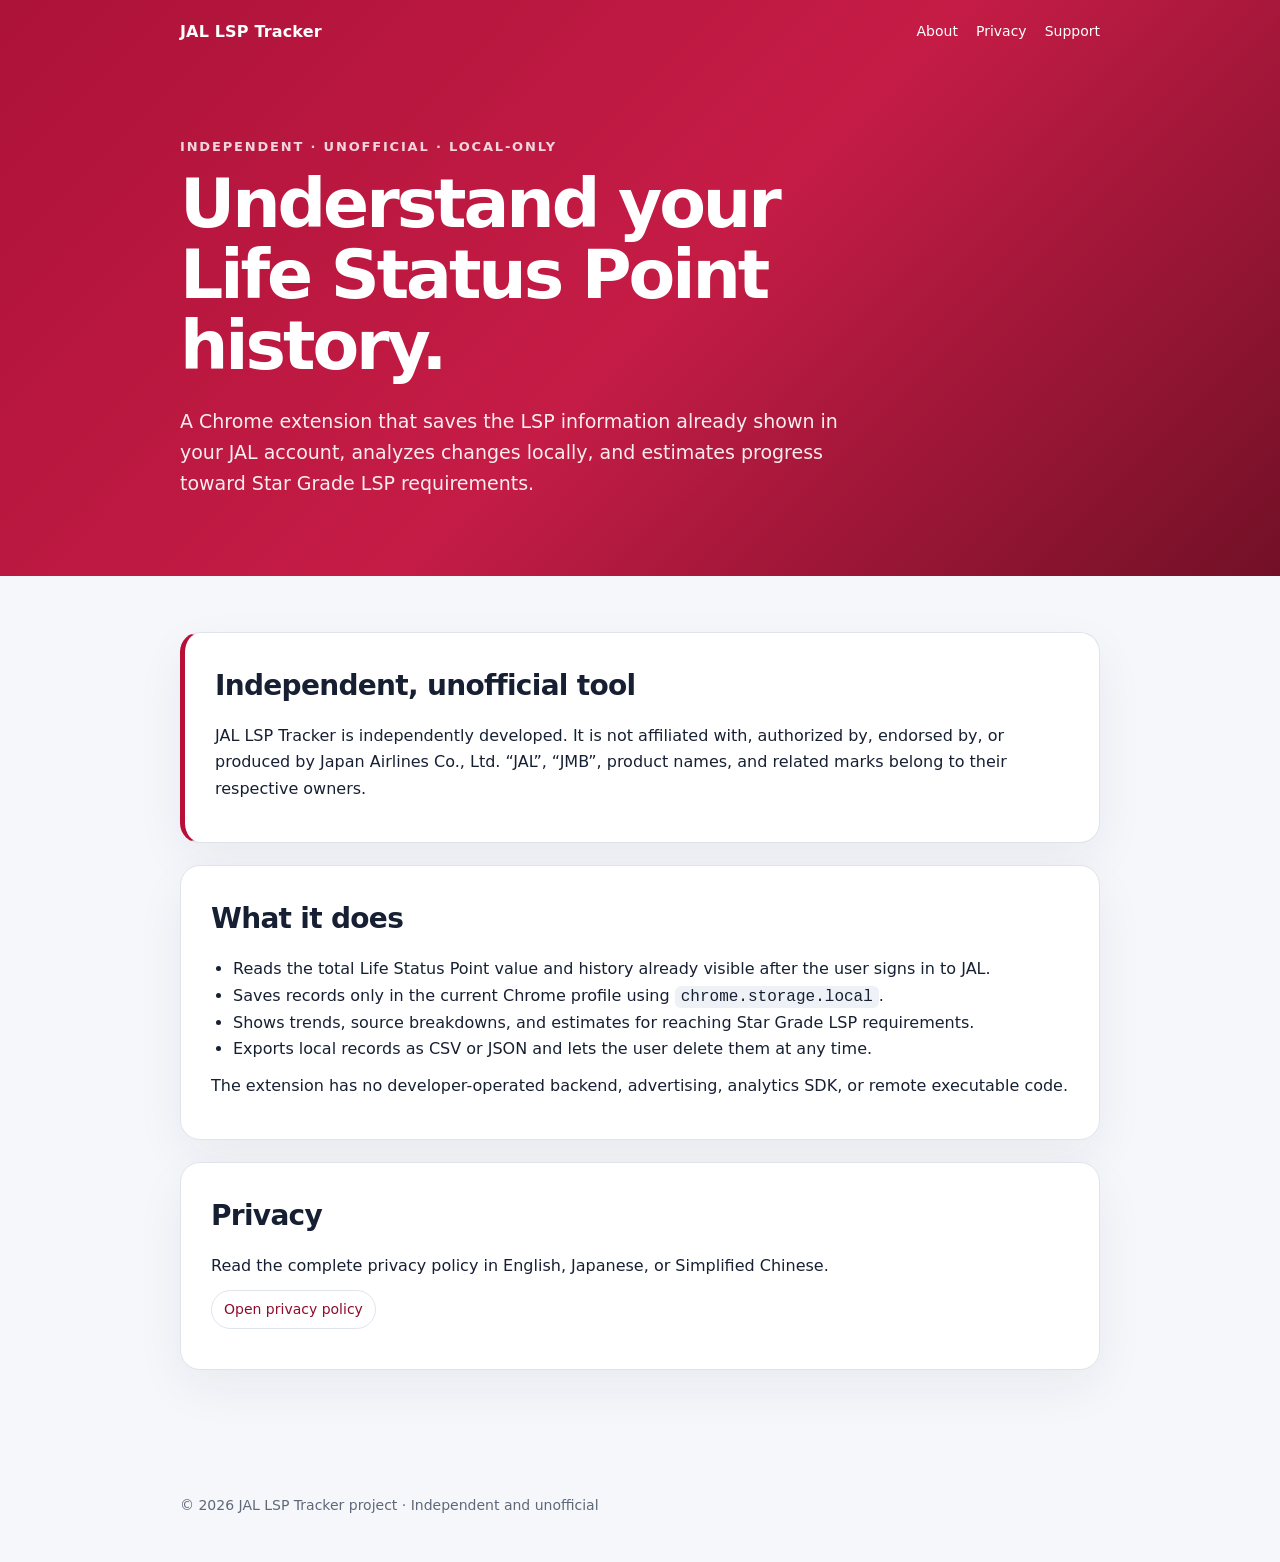
<file: index.html>
<!doctype html>
<html lang="en">
<head>
  <meta charset="utf-8">
  <meta name="viewport" content="width=device-width, initial-scale=1">
  <meta name="description" content="Public project information for JAL LSP Tracker, an independent and unofficial Chrome extension.">
  <title>JAL LSP Tracker — Unofficial project information</title>
  <link rel="stylesheet" href="site.css">
</head>
<body>
  <header>
    <div class="shell">
      <nav>
        <a class="brand" href="index.html">JAL LSP Tracker</a>
        <div class="nav-links">
          <a href="#about">About</a>
          <a href="privacy.html">Privacy</a>
          <a href="https://github.com/IndeedSi/lsp-tracker-for-jal/issues">Support</a>
        </div>
      </nav>
      <section class="hero">
        <p class="eyebrow">Independent · Unofficial · Local-only</p>
        <h1>Understand your Life Status Point history.</h1>
        <p class="lede">A Chrome extension that saves the LSP information already shown in your JAL account, analyzes changes locally, and estimates progress toward Star Grade LSP requirements.</p>
      </section>
    </div>
  </header>

  <main class="shell">
    <section class="card notice" id="about">
      <h2>Independent, unofficial tool</h2>
      <p>JAL LSP Tracker is independently developed. It is not affiliated with, authorized by, endorsed by, or produced by Japan Airlines Co., Ltd. “JAL”, “JMB”, product names, and related marks belong to their respective owners.</p>
    </section>

    <section class="card">
      <h2>What it does</h2>
      <ul>
        <li>Reads the total Life Status Point value and history already visible after the user signs in to JAL.</li>
        <li>Saves records only in the current Chrome profile using <code>chrome.storage.local</code>.</li>
        <li>Shows trends, source breakdowns, and estimates for reaching Star Grade LSP requirements.</li>
        <li>Exports local records as CSV or JSON and lets the user delete them at any time.</li>
      </ul>
      <p>The extension has no developer-operated backend, advertising, analytics SDK, or remote executable code.</p>
    </section>

    <section class="card">
      <h2>Privacy</h2>
      <p>Read the complete privacy policy in English, Japanese, or Simplified Chinese.</p>
      <p><a class="pill" href="privacy.html">Open privacy policy</a></p>
    </section>
  </main>

  <footer class="shell">© 2026 JAL LSP Tracker project · Independent and unofficial</footer>
</body>
</html>
</file>
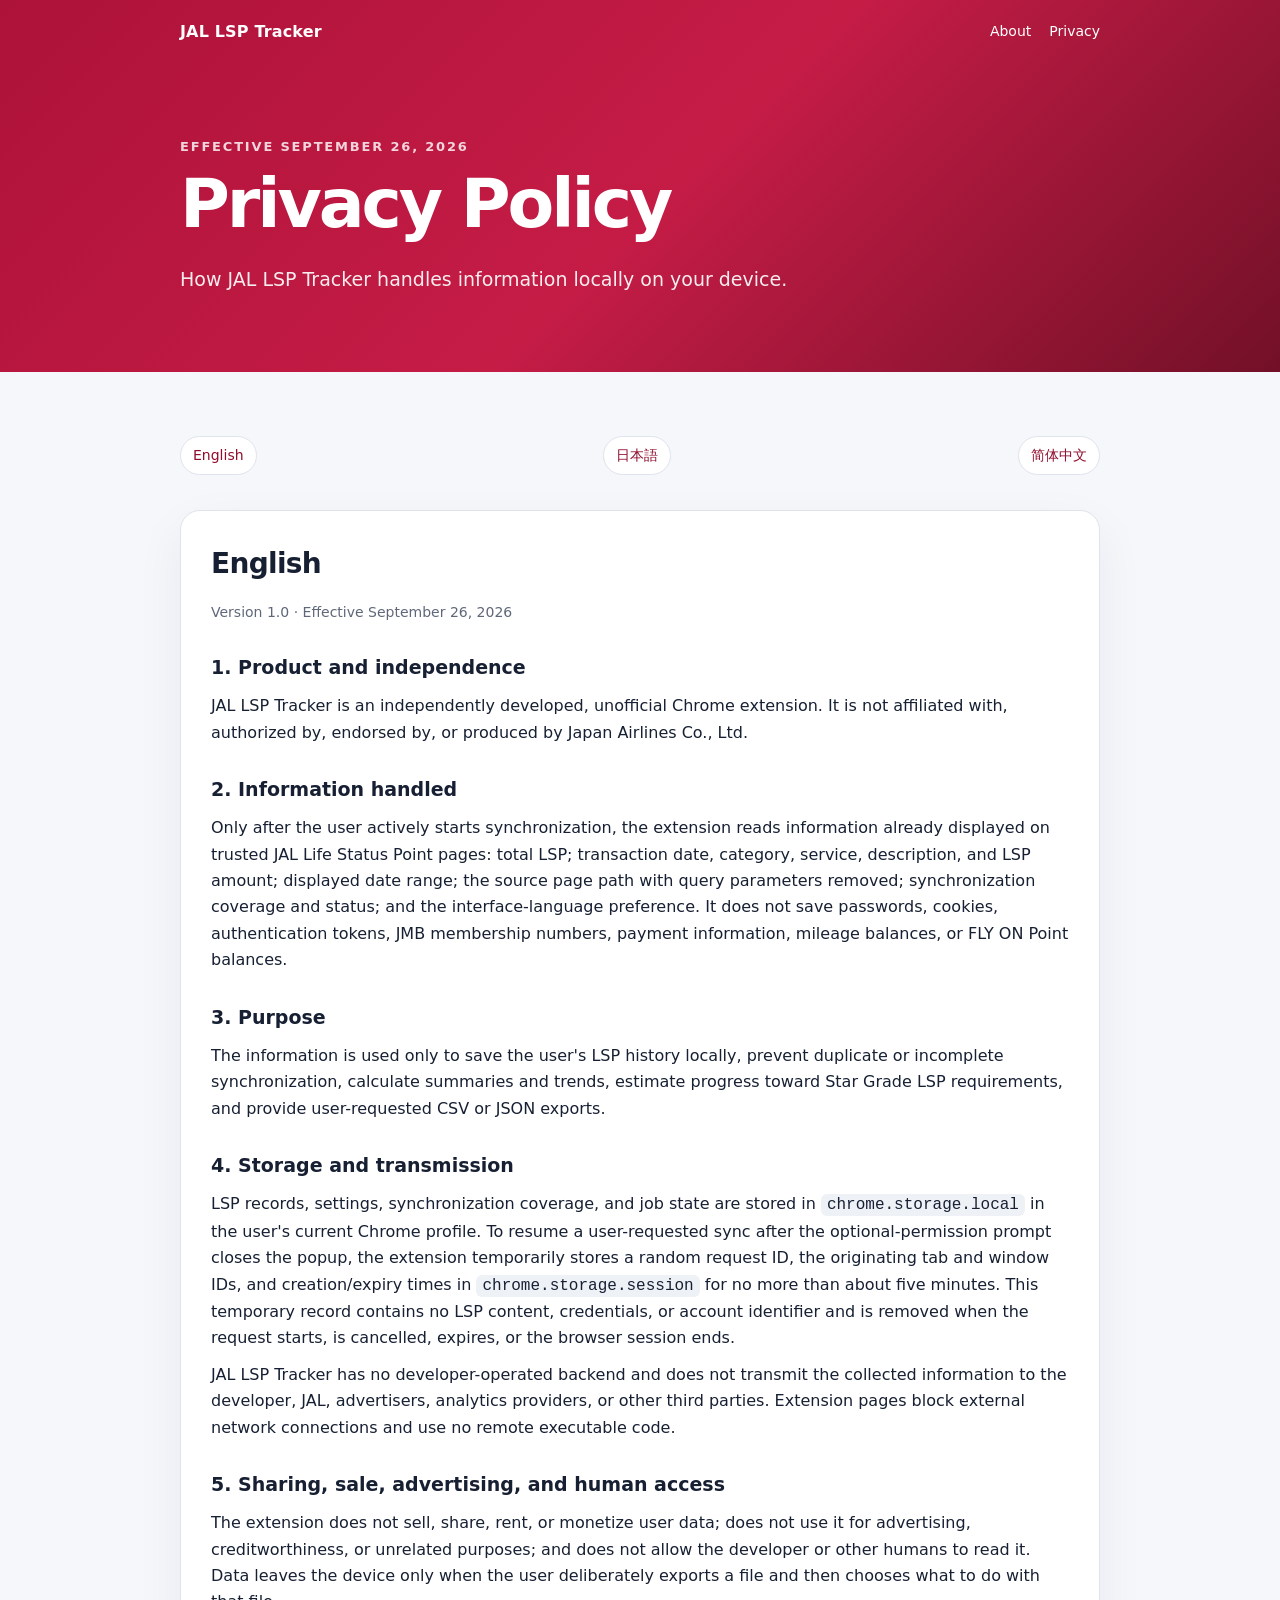
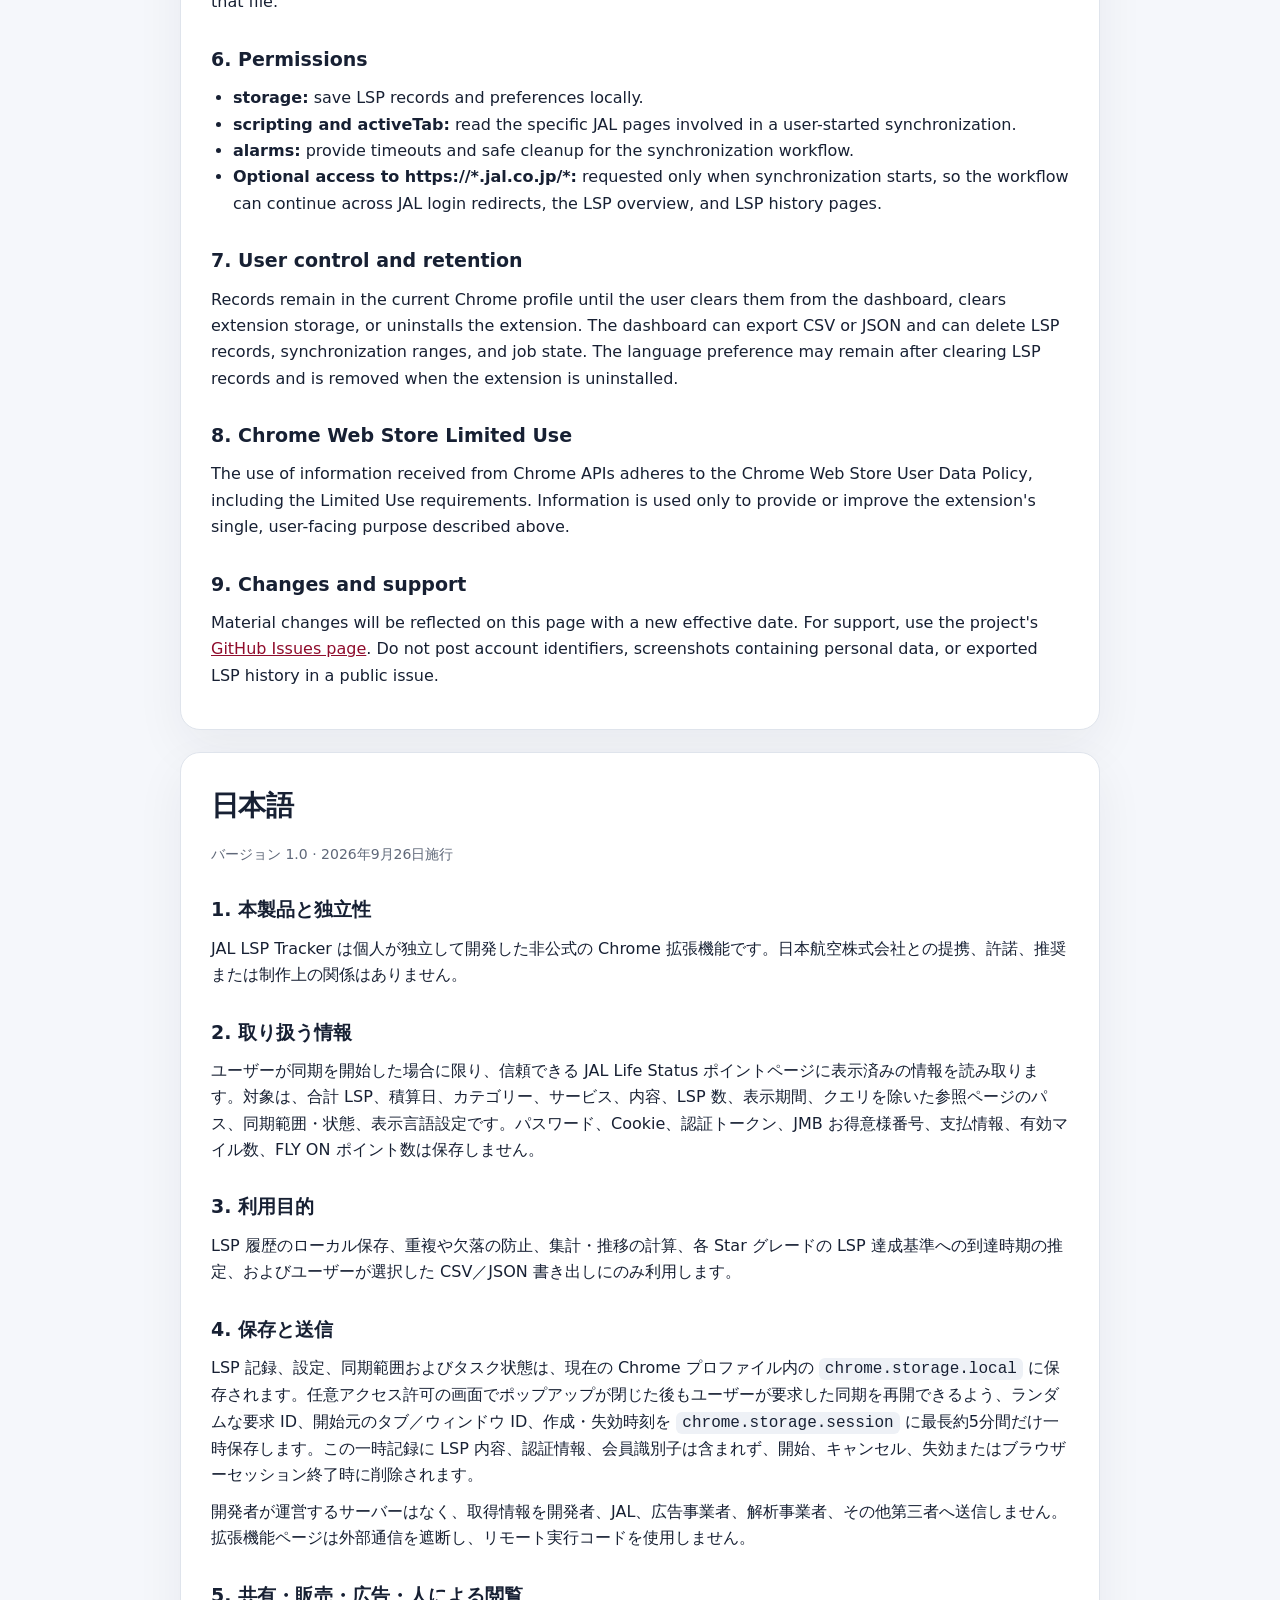
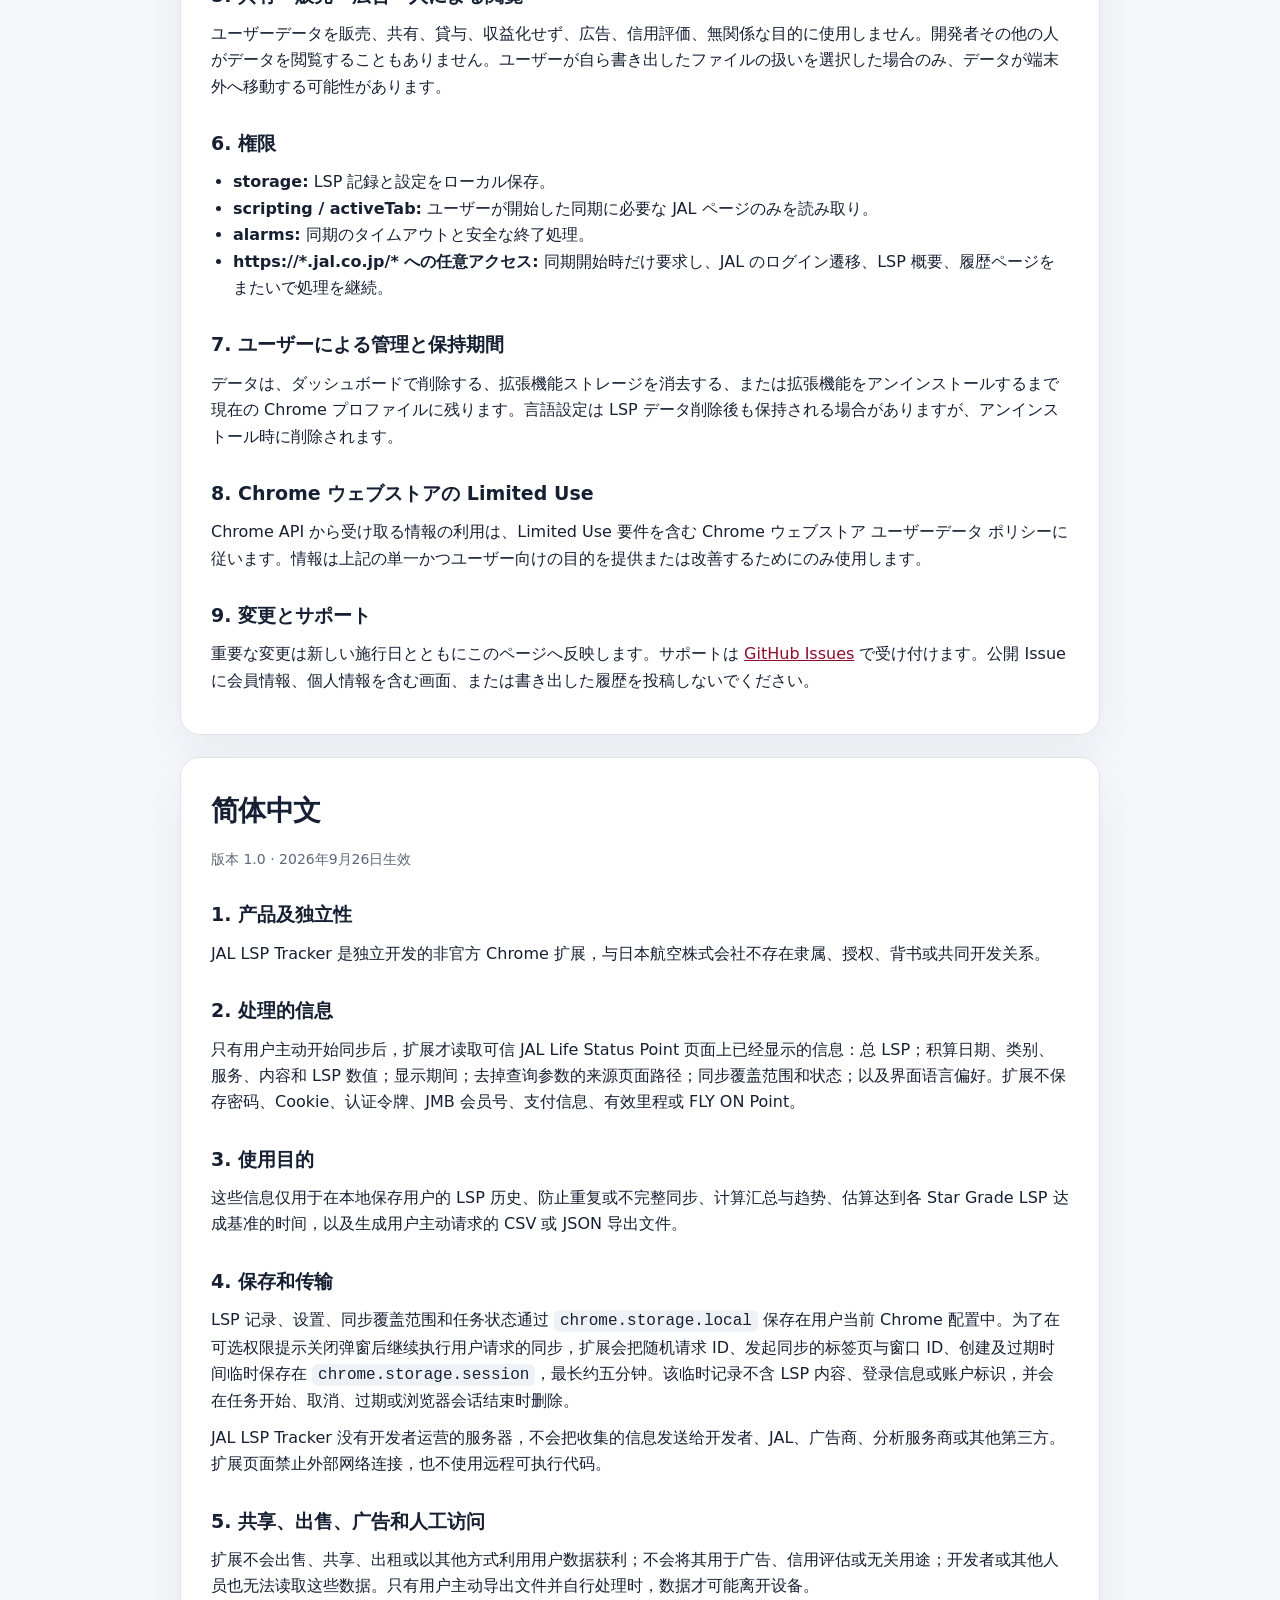
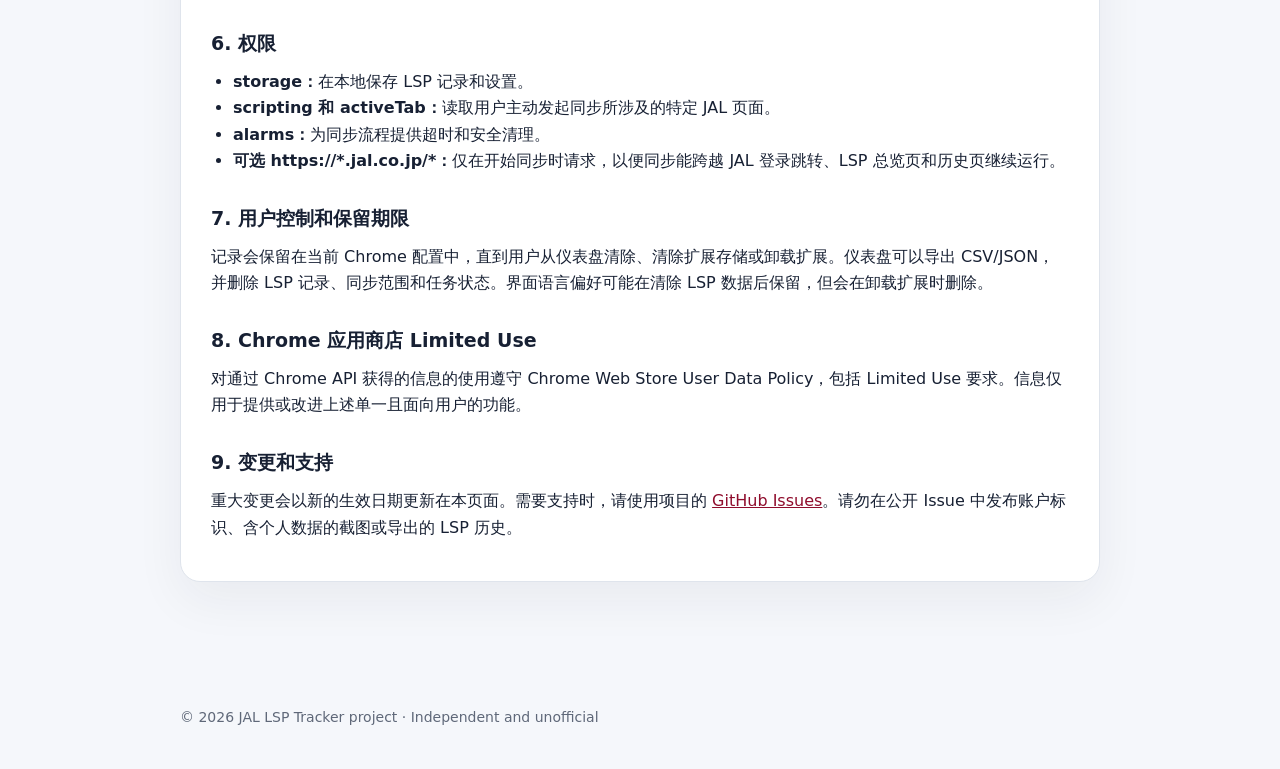
<file: privacy.html>
<!doctype html>
<html lang="en">
<head>
  <meta charset="utf-8">
  <meta name="viewport" content="width=device-width, initial-scale=1">
  <meta name="description" content="Privacy policy for the unofficial JAL LSP Tracker Chrome extension.">
  <title>Privacy Policy — JAL LSP Tracker</title>
  <link rel="stylesheet" href="site.css">
</head>
<body>
  <header>
    <div class="shell">
      <nav>
        <a class="brand" href="index.html">JAL LSP Tracker</a>
        <div class="nav-links"><a href="index.html">About</a><a href="privacy.html">Privacy</a></div>
      </nav>
      <section class="hero">
        <p class="eyebrow">Effective September 26, 2026</p>
        <h1>Privacy Policy</h1>
        <p class="lede">How JAL LSP Tracker handles information locally on your device.</p>
      </section>
    </div>
  </header>

  <main class="shell">
    <nav class="lang-jump" aria-label="Language sections">
      <a class="pill" href="#en">English</a><a class="pill" href="#ja">日本語</a><a class="pill" href="#zh">简体中文</a>
    </nav>

    <article class="card" id="en" lang="en">
      <h2>English</h2>
      <p class="meta">Version 1.0 · Effective September 26, 2026</p>
      <h3>1. Product and independence</h3>
      <p>JAL LSP Tracker is an independently developed, unofficial Chrome extension. It is not affiliated with, authorized by, endorsed by, or produced by Japan Airlines Co., Ltd.</p>
      <h3>2. Information handled</h3>
      <p>Only after the user actively starts synchronization, the extension reads information already displayed on trusted JAL Life Status Point pages: total LSP; transaction date, category, service, description, and LSP amount; displayed date range; the source page path with query parameters removed; synchronization coverage and status; and the interface-language preference. It does not save passwords, cookies, authentication tokens, JMB membership numbers, payment information, mileage balances, or FLY ON Point balances.</p>
      <h3>3. Purpose</h3>
      <p>The information is used only to save the user's LSP history locally, prevent duplicate or incomplete synchronization, calculate summaries and trends, estimate progress toward Star Grade LSP requirements, and provide user-requested CSV or JSON exports.</p>
      <h3>4. Storage and transmission</h3>
      <p>LSP records, settings, synchronization coverage, and job state are stored in <code>chrome.storage.local</code> in the user's current Chrome profile. To resume a user-requested sync after the optional-permission prompt closes the popup, the extension temporarily stores a random request ID, the originating tab and window IDs, and creation/expiry times in <code>chrome.storage.session</code> for no more than about five minutes. This temporary record contains no LSP content, credentials, or account identifier and is removed when the request starts, is cancelled, expires, or the browser session ends.</p>
      <p>JAL LSP Tracker has no developer-operated backend and does not transmit the collected information to the developer, JAL, advertisers, analytics providers, or other third parties. Extension pages block external network connections and use no remote executable code.</p>
      <h3>5. Sharing, sale, advertising, and human access</h3>
      <p>The extension does not sell, share, rent, or monetize user data; does not use it for advertising, creditworthiness, or unrelated purposes; and does not allow the developer or other humans to read it. Data leaves the device only when the user deliberately exports a file and then chooses what to do with that file.</p>
      <h3>6. Permissions</h3>
      <ul>
        <li><strong>storage:</strong> save LSP records and preferences locally.</li>
        <li><strong>scripting and activeTab:</strong> read the specific JAL pages involved in a user-started synchronization.</li>
        <li><strong>alarms:</strong> provide timeouts and safe cleanup for the synchronization workflow.</li>
        <li><strong>Optional access to https://*.jal.co.jp/*:</strong> requested only when synchronization starts, so the workflow can continue across JAL login redirects, the LSP overview, and LSP history pages.</li>
      </ul>
      <h3>7. User control and retention</h3>
      <p>Records remain in the current Chrome profile until the user clears them from the dashboard, clears extension storage, or uninstalls the extension. The dashboard can export CSV or JSON and can delete LSP records, synchronization ranges, and job state. The language preference may remain after clearing LSP records and is removed when the extension is uninstalled.</p>
      <h3>8. Chrome Web Store Limited Use</h3>
      <p>The use of information received from Chrome APIs adheres to the Chrome Web Store User Data Policy, including the Limited Use requirements. Information is used only to provide or improve the extension's single, user-facing purpose described above.</p>
      <h3>9. Changes and support</h3>
      <p>Material changes will be reflected on this page with a new effective date. For support, use the project's <a href="https://github.com/IndeedSi/lsp-tracker-for-jal/issues">GitHub Issues page</a>. Do not post account identifiers, screenshots containing personal data, or exported LSP history in a public issue.</p>
    </article>

    <article class="card" id="ja" lang="ja">
      <h2>日本語</h2>
      <p class="meta">バージョン 1.0 · 2026年9月26日施行</p>
      <h3>1. 本製品と独立性</h3>
      <p>JAL LSP Tracker は個人が独立して開発した非公式の Chrome 拡張機能です。日本航空株式会社との提携、許諾、推奨または制作上の関係はありません。</p>
      <h3>2. 取り扱う情報</h3>
      <p>ユーザーが同期を開始した場合に限り、信頼できる JAL Life Status ポイントページに表示済みの情報を読み取ります。対象は、合計 LSP、積算日、カテゴリー、サービス、内容、LSP 数、表示期間、クエリを除いた参照ページのパス、同期範囲・状態、表示言語設定です。パスワード、Cookie、認証トークン、JMB お得意様番号、支払情報、有効マイル数、FLY ON ポイント数は保存しません。</p>
      <h3>3. 利用目的</h3>
      <p>LSP 履歴のローカル保存、重複や欠落の防止、集計・推移の計算、各 Star グレードの LSP 達成基準への到達時期の推定、およびユーザーが選択した CSV／JSON 書き出しにのみ利用します。</p>
      <h3>4. 保存と送信</h3>
      <p>LSP 記録、設定、同期範囲およびタスク状態は、現在の Chrome プロファイル内の <code>chrome.storage.local</code> に保存されます。任意アクセス許可の画面でポップアップが閉じた後もユーザーが要求した同期を再開できるよう、ランダムな要求 ID、開始元のタブ／ウィンドウ ID、作成・失効時刻を <code>chrome.storage.session</code> に最長約5分間だけ一時保存します。この一時記録に LSP 内容、認証情報、会員識別子は含まれず、開始、キャンセル、失効またはブラウザーセッション終了時に削除されます。</p>
      <p>開発者が運営するサーバーはなく、取得情報を開発者、JAL、広告事業者、解析事業者、その他第三者へ送信しません。拡張機能ページは外部通信を遮断し、リモート実行コードを使用しません。</p>
      <h3>5. 共有・販売・広告・人による閲覧</h3>
      <p>ユーザーデータを販売、共有、貸与、収益化せず、広告、信用評価、無関係な目的に使用しません。開発者その他の人がデータを閲覧することもありません。ユーザーが自ら書き出したファイルの扱いを選択した場合のみ、データが端末外へ移動する可能性があります。</p>
      <h3>6. 権限</h3>
      <ul>
        <li><strong>storage:</strong> LSP 記録と設定をローカル保存。</li>
        <li><strong>scripting / activeTab:</strong> ユーザーが開始した同期に必要な JAL ページのみを読み取り。</li>
        <li><strong>alarms:</strong> 同期のタイムアウトと安全な終了処理。</li>
        <li><strong>https://*.jal.co.jp/* への任意アクセス:</strong> 同期開始時だけ要求し、JAL のログイン遷移、LSP 概要、履歴ページをまたいで処理を継続。</li>
      </ul>
      <h3>7. ユーザーによる管理と保持期間</h3>
      <p>データは、ダッシュボードで削除する、拡張機能ストレージを消去する、または拡張機能をアンインストールするまで現在の Chrome プロファイルに残ります。言語設定は LSP データ削除後も保持される場合がありますが、アンインストール時に削除されます。</p>
      <h3>8. Chrome ウェブストアの Limited Use</h3>
      <p>Chrome API から受け取る情報の利用は、Limited Use 要件を含む Chrome ウェブストア ユーザーデータ ポリシーに従います。情報は上記の単一かつユーザー向けの目的を提供または改善するためにのみ使用します。</p>
      <h3>9. 変更とサポート</h3>
      <p>重要な変更は新しい施行日とともにこのページへ反映します。サポートは <a href="https://github.com/IndeedSi/lsp-tracker-for-jal/issues">GitHub Issues</a> で受け付けます。公開 Issue に会員情報、個人情報を含む画面、または書き出した履歴を投稿しないでください。</p>
    </article>

    <article class="card" id="zh" lang="zh-CN">
      <h2>简体中文</h2>
      <p class="meta">版本 1.0 · 2026年9月26日生效</p>
      <h3>1. 产品及独立性</h3>
      <p>JAL LSP Tracker 是独立开发的非官方 Chrome 扩展，与日本航空株式会社不存在隶属、授权、背书或共同开发关系。</p>
      <h3>2. 处理的信息</h3>
      <p>只有用户主动开始同步后，扩展才读取可信 JAL Life Status Point 页面上已经显示的信息：总 LSP；积算日期、类别、服务、内容和 LSP 数值；显示期间；去掉查询参数的来源页面路径；同步覆盖范围和状态；以及界面语言偏好。扩展不保存密码、Cookie、认证令牌、JMB 会员号、支付信息、有效里程或 FLY ON Point。</p>
      <h3>3. 使用目的</h3>
      <p>这些信息仅用于在本地保存用户的 LSP 历史、防止重复或不完整同步、计算汇总与趋势、估算达到各 Star Grade LSP 达成基准的时间，以及生成用户主动请求的 CSV 或 JSON 导出文件。</p>
      <h3>4. 保存和传输</h3>
      <p>LSP 记录、设置、同步覆盖范围和任务状态通过 <code>chrome.storage.local</code> 保存在用户当前 Chrome 配置中。为了在可选权限提示关闭弹窗后继续执行用户请求的同步，扩展会把随机请求 ID、发起同步的标签页与窗口 ID、创建及过期时间临时保存在 <code>chrome.storage.session</code>，最长约五分钟。该临时记录不含 LSP 内容、登录信息或账户标识，并会在任务开始、取消、过期或浏览器会话结束时删除。</p>
      <p>JAL LSP Tracker 没有开发者运营的服务器，不会把收集的信息发送给开发者、JAL、广告商、分析服务商或其他第三方。扩展页面禁止外部网络连接，也不使用远程可执行代码。</p>
      <h3>5. 共享、出售、广告和人工访问</h3>
      <p>扩展不会出售、共享、出租或以其他方式利用用户数据获利；不会将其用于广告、信用评估或无关用途；开发者或其他人员也无法读取这些数据。只有用户主动导出文件并自行处理时，数据才可能离开设备。</p>
      <h3>6. 权限</h3>
      <ul>
        <li><strong>storage：</strong>在本地保存 LSP 记录和设置。</li>
        <li><strong>scripting 和 activeTab：</strong>读取用户主动发起同步所涉及的特定 JAL 页面。</li>
        <li><strong>alarms：</strong>为同步流程提供超时和安全清理。</li>
        <li><strong>可选 https://*.jal.co.jp/*：</strong>仅在开始同步时请求，以便同步能跨越 JAL 登录跳转、LSP 总览页和历史页继续运行。</li>
      </ul>
      <h3>7. 用户控制和保留期限</h3>
      <p>记录会保留在当前 Chrome 配置中，直到用户从仪表盘清除、清除扩展存储或卸载扩展。仪表盘可以导出 CSV/JSON，并删除 LSP 记录、同步范围和任务状态。界面语言偏好可能在清除 LSP 数据后保留，但会在卸载扩展时删除。</p>
      <h3>8. Chrome 应用商店 Limited Use</h3>
      <p>对通过 Chrome API 获得的信息的使用遵守 Chrome Web Store User Data Policy，包括 Limited Use 要求。信息仅用于提供或改进上述单一且面向用户的功能。</p>
      <h3>9. 变更和支持</h3>
      <p>重大变更会以新的生效日期更新在本页面。需要支持时，请使用项目的 <a href="https://github.com/IndeedSi/lsp-tracker-for-jal/issues">GitHub Issues</a>。请勿在公开 Issue 中发布账户标识、含个人数据的截图或导出的 LSP 历史。</p>
    </article>
  </main>

  <footer class="shell">© 2026 JAL LSP Tracker project · Independent and unofficial</footer>
</body>
</html>
</file>
<file: site.css>
:root {
  color-scheme: light;
  --ink: #172033;
  --muted: #5f6879;
  --line: #dfe4ec;
  --paper: #ffffff;
  --wash: #f5f7fb;
  --accent: #b80f38;
  --accent-dark: #8f0c2c;
}

* { box-sizing: border-box; }
html { scroll-behavior: smooth; }
body { margin: 0; color: var(--ink); background: var(--wash); font: 16px/1.65 system-ui, -apple-system, BlinkMacSystemFont, "Segoe UI", sans-serif; }
a { color: var(--accent-dark); }
.shell { width: min(920px, calc(100% - 32px)); margin: 0 auto; }
header { background: linear-gradient(135deg, #ad1238 0%, #c51c46 52%, #721027 100%); color: #fff; }
nav { display: flex; align-items: center; justify-content: space-between; gap: 24px; min-height: 64px; }
.brand { color: #fff; font-weight: 760; text-decoration: none; letter-spacing: .01em; }
.nav-links { display: flex; flex-wrap: wrap; gap: 18px; }
.nav-links a { color: #fff; text-decoration: none; font-size: 14px; }
.hero { padding: 72px 0 76px; }
.eyebrow { margin: 0 0 12px; font-size: 13px; font-weight: 780; letter-spacing: .14em; text-transform: uppercase; opacity: .82; }
h1 { margin: 0; max-width: 720px; font-size: clamp(38px, 7vw, 68px); line-height: 1.04; letter-spacing: -.045em; }
.lede { max-width: 690px; margin: 24px 0 0; font-size: 19px; opacity: .92; }
main { padding: 34px 0 72px; }
.card { margin: 22px 0; padding: 30px; background: var(--paper); border: 1px solid var(--line); border-radius: 20px; box-shadow: 0 18px 50px rgba(35, 42, 55, .06); }
h2 { margin: 0 0 14px; font-size: 28px; letter-spacing: -.025em; }
h3 { margin: 28px 0 8px; font-size: 19px; }
p, ul { margin: 10px 0; }
ul { padding-left: 22px; }
.notice { border-left: 5px solid var(--accent); }
.meta { color: var(--muted); font-size: 14px; }
.lang-jump { display: flex; flex-wrap: wrap; gap: 10px; margin: 18px 0 4px; }
.pill { display: inline-flex; padding: 7px 12px; border: 1px solid var(--line); border-radius: 999px; background: #fff; text-decoration: none; font-size: 14px; }
footer { padding: 30px 0 46px; color: var(--muted); font-size: 14px; }
code { padding: 2px 6px; border-radius: 6px; background: #eef1f6; }
@media (max-width: 620px) { nav { align-items: flex-start; flex-direction: column; padding: 18px 0; } .hero { padding: 50px 0 56px; } .card { padding: 22px; border-radius: 16px; } }
</file>
